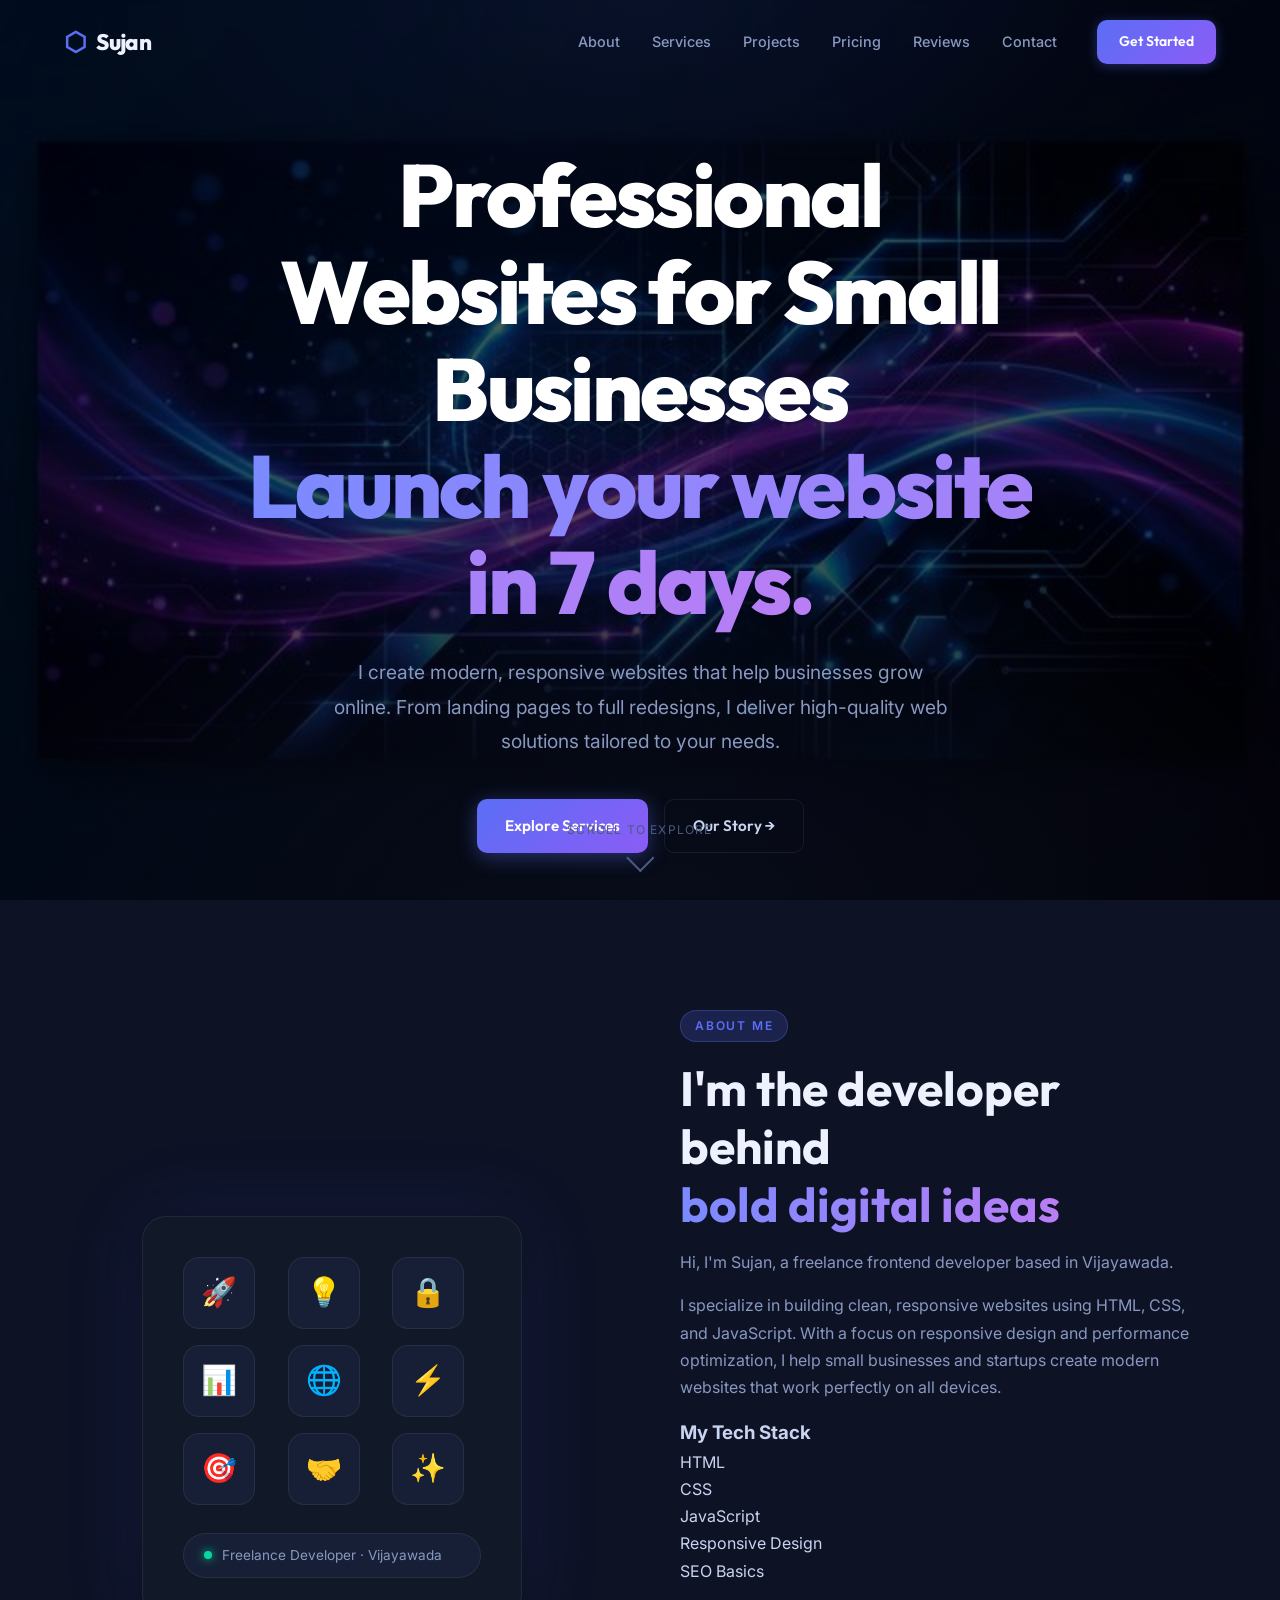
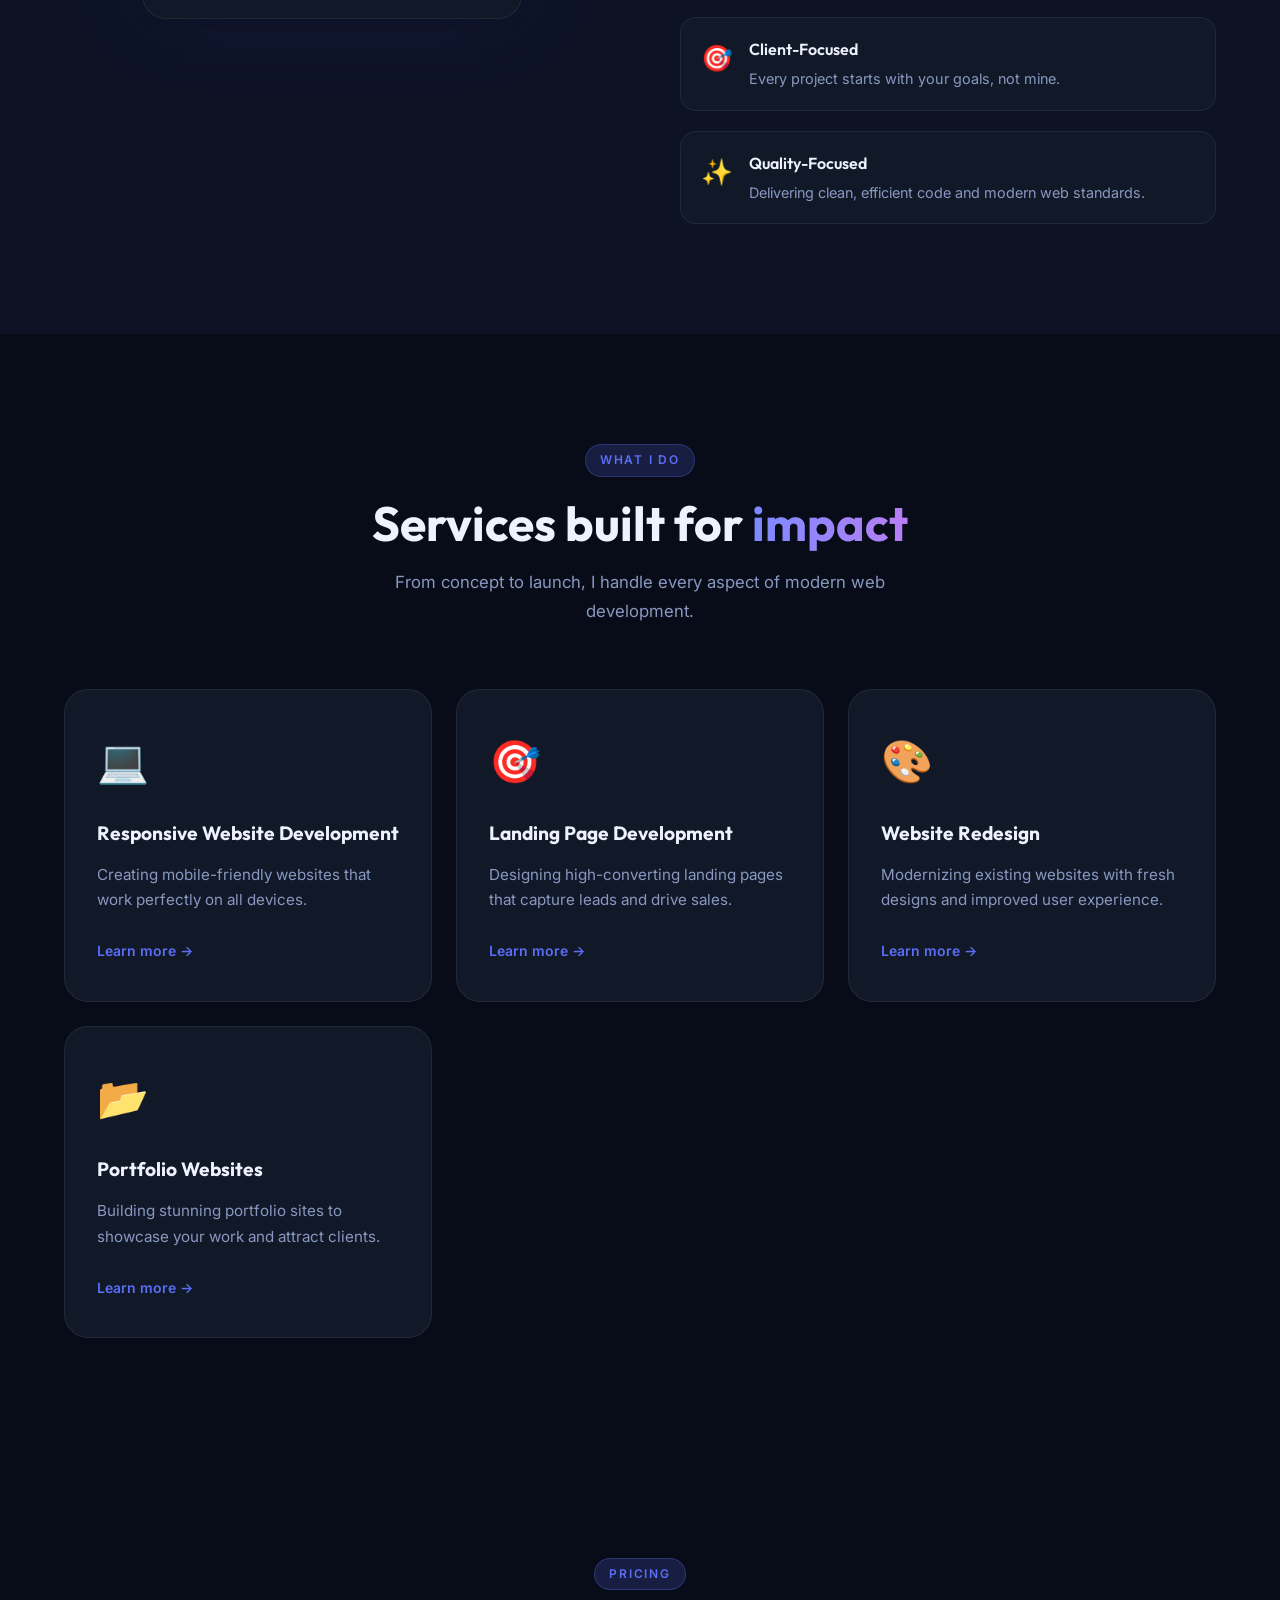
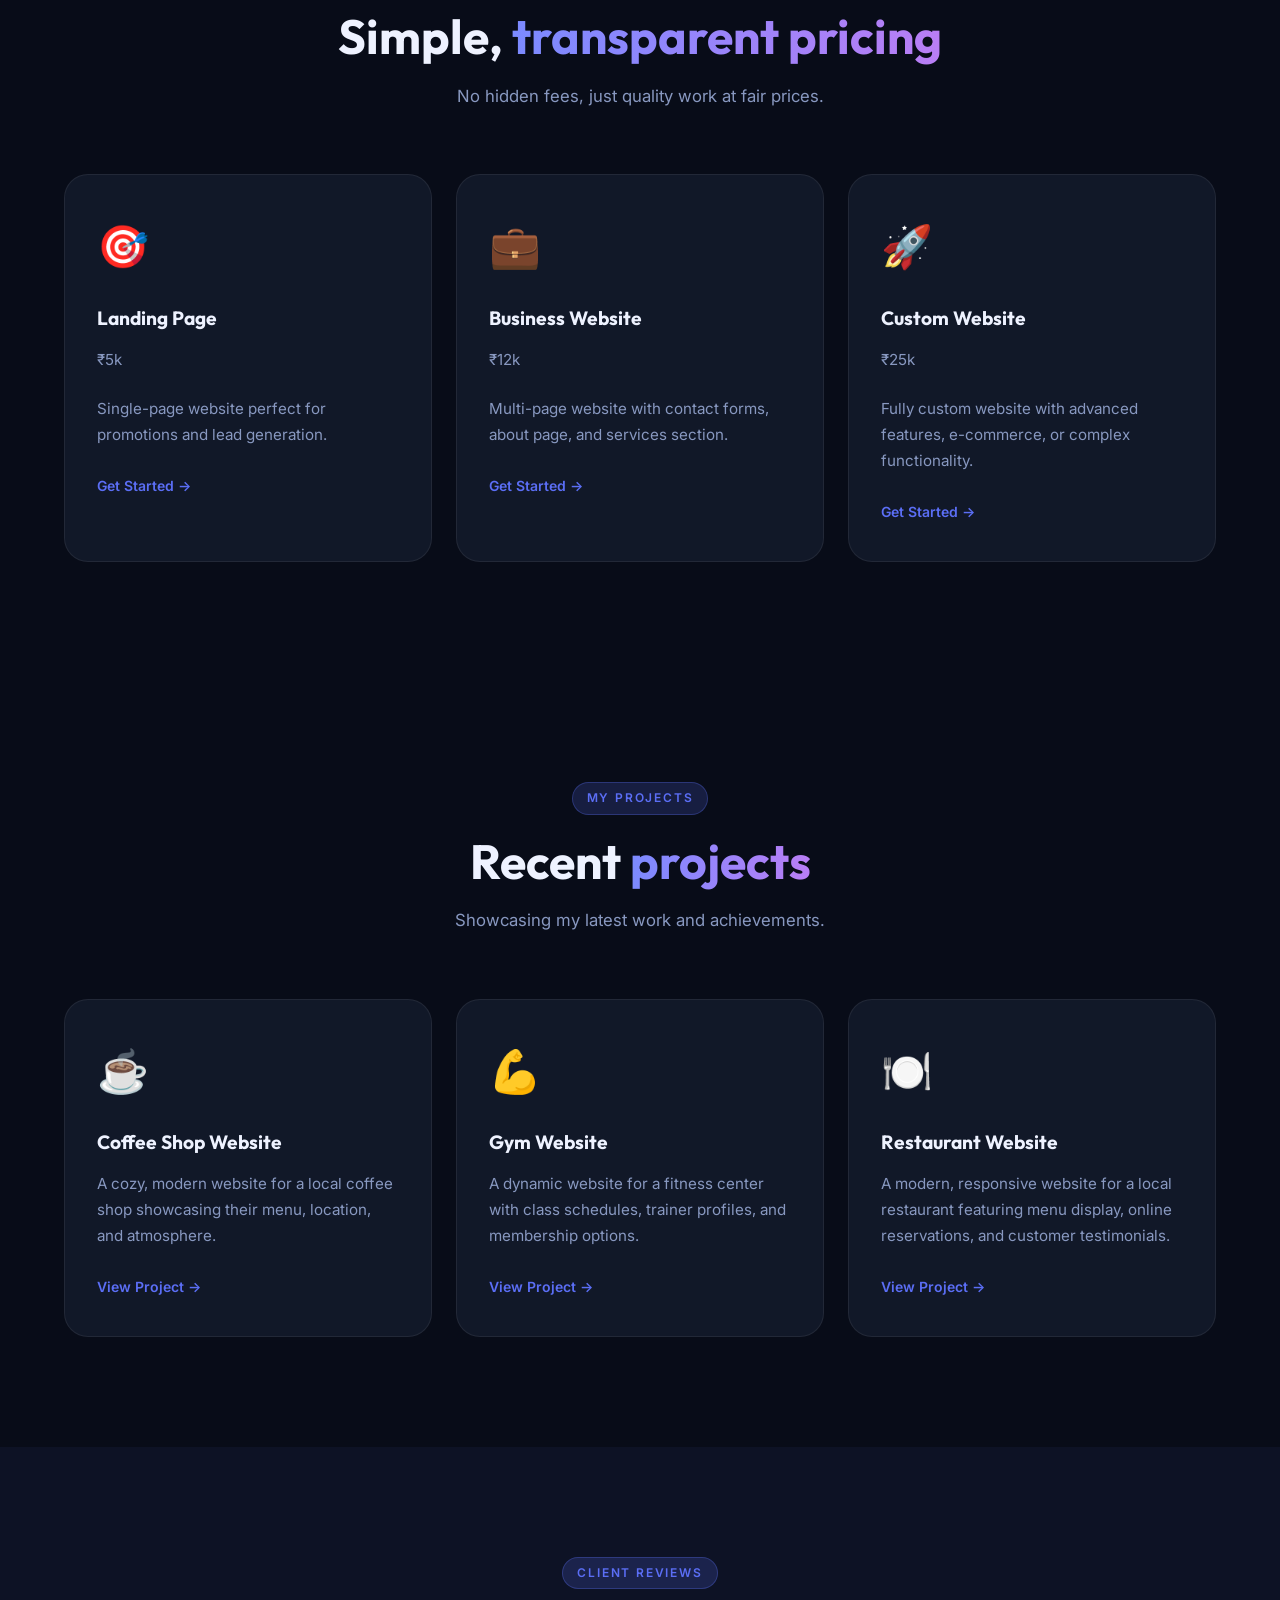
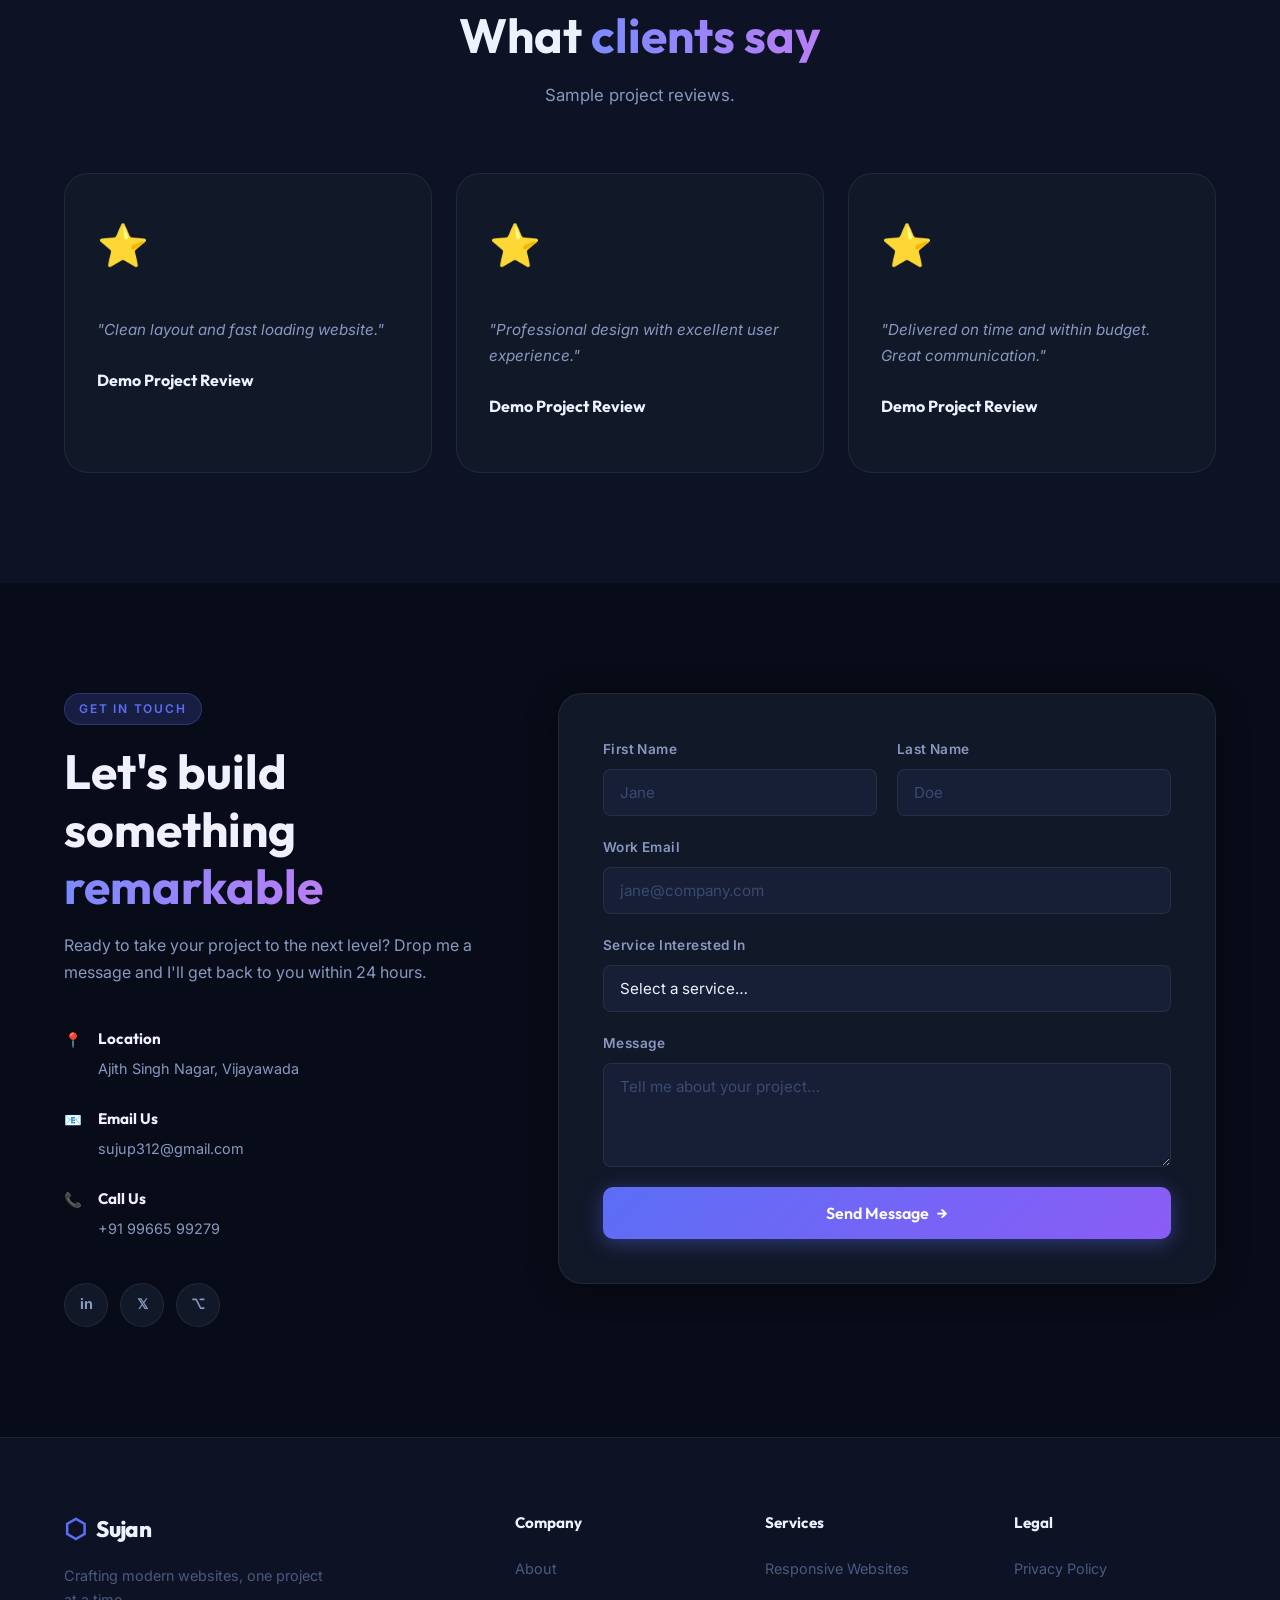
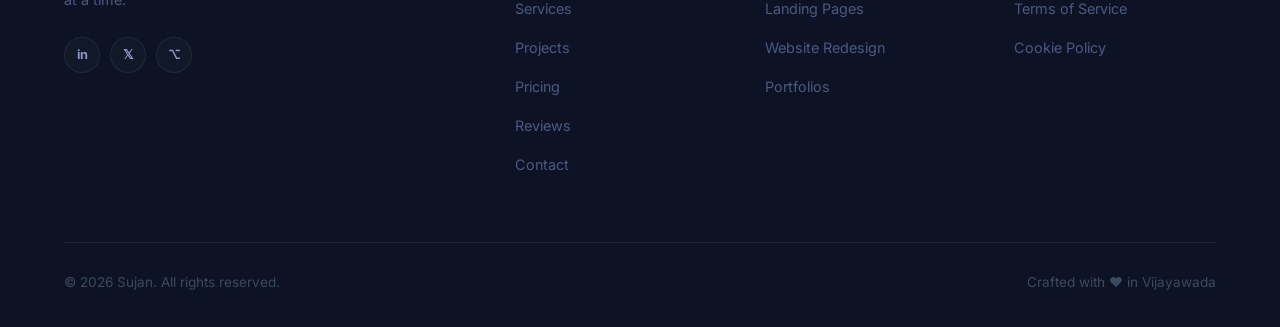
<file: index.html>
<!DOCTYPE html>
<html lang="en">
<head>
  <meta charset="UTF-8" />
  <meta name="viewport" content="width=device-width, initial-scale=1.0" />
  <meta name="description" content="Sujan – Freelance Web Developer specializing in responsive websites, landing pages, and redesigns." />
  <title>Sujan – Freelance Web Developer</title>
  <link rel="preconnect" href="https://fonts.googleapis.com" />
  <link rel="preconnect" href="https://fonts.gstatic.com" crossorigin />
  <link href="https://fonts.googleapis.com/css2?family=Outfit:wght@300;400;500;600;700;800&family=Inter:wght@300;400;500;600&display=swap" rel="stylesheet" />
  <link rel="stylesheet" href="style.css" />
</head>
<body>

  <!-- ===== NAVBAR ===== -->
  <nav class="navbar" id="navbar">
    <div class="nav-container">
      <a href="#home" class="nav-logo">
        <span class="logo-icon">⬡</span>
        <span>Sujan</span>
      </a>
      <ul class="nav-links" id="nav-links">
        <li><a href="#about" class="nav-link">About</a></li>
        <li><a href="#services" class="nav-link">Services</a></li>
        <li><a href="#projects" class="nav-link">Projects</a></li>
        <li><a href="#pricing" class="nav-link">Pricing</a></li>
        <li><a href="#testimonials" class="nav-link">Reviews</a></li>
        <li><a href="#contact" class="nav-link">Contact</a></li>
      </ul>
      <a href="#contact" class="btn btn-nav">Get Started</a>
      <button class="hamburger" id="hamburger" aria-label="Toggle menu">
        <span></span><span></span><span></span>
      </button>
    </div>
  </nav>

  <!-- ===== HERO ===== -->
  <section class="hero" id="home">
    <div class="hero-bg"></div>
    <div class="hero-overlay"></div>
    <div class="hero-content reveal">
      <h1 class="hero-title">
        Professional Websites for Small Businesses<br />
        <span class="gradient-text">Launch your website in 7 days.</span>
      </h1>
      <p class="hero-subtitle">
        I create modern, responsive websites that help businesses grow online. From landing pages to full redesigns, I deliver high-quality web solutions tailored to your needs.
      </p>
      <div class="hero-cta">
        <a href="#services" class="btn btn-primary">Explore Services</a>
        <a href="#about" class="btn btn-ghost">Our Story →</a>
      </div>
    </div>
    <div class="hero-scroll-hint">
      <span>Scroll to explore</span>
      <div class="scroll-arrow"></div>
    </div>
  </section>

  <!-- ===== ABOUT ===== -->
  <section class="about section" id="about">
    <div class="container">
      <div class="about-grid">
        <div class="about-visual reveal">
          <div class="about-card-wrap">
            <div class="about-glow-card">
              <div class="about-icon-grid">
                <div class="icon-tile" style="--d:0.0s">🚀</div>
                <div class="icon-tile" style="--d:0.1s">💡</div>
                <div class="icon-tile" style="--d:0.2s">🔒</div>
                <div class="icon-tile" style="--d:0.3s">📊</div>
                <div class="icon-tile" style="--d:0.4s">🌐</div>
                <div class="icon-tile" style="--d:0.5s">⚡</div>
                <div class="icon-tile" style="--d:0.6s">🎯</div>
                <div class="icon-tile" style="--d:0.7s">🤝</div>
                <div class="icon-tile" style="--d:0.8s">✨</div>
              </div>
              <div class="about-badge-float">
                <span class="badge-dot"></span> Freelance Developer · Vijayawada
              </div>
            </div>
          </div>
        </div>
        <div class="about-text reveal">
          <div class="section-tag">About Me</div>
          <h2 class="section-title">I'm the developer behind<br /><span class="gradient-text">bold digital ideas</span></h2>
          <p class="about-desc">
            Hi, I'm Sujan, a freelance frontend developer based in Vijayawada.
          </p>
          <p class="about-desc">
            I specialize in building clean, responsive websites using HTML, CSS, and JavaScript. With a focus on responsive design and performance optimization, I help small businesses and startups create modern websites that work perfectly on all devices.
          </p>
          <div class="tech-stack">
            <h3>My Tech Stack</h3>
            <ul>
              <li>HTML</li>
              <li>CSS</li>
              <li>JavaScript</li>
              <li>Responsive Design</li>
              <li>SEO Basics</li>
            </ul>
          </div>
          <div class="about-pillars">
            <div class="pillar">
              <span class="pillar-icon">🎯</span>
              <div>
                <strong>Client-Focused</strong>
                <p>Every project starts with your goals, not mine.</p>
              </div>
            </div>
            <div class="pillar">
              <span class="pillar-icon">✨</span>
              <div>
                <strong>Quality-Focused</strong>
                <p>Delivering clean, efficient code and modern web standards.</p>
              </div>
            </div>
          </div>
        </div>
      </div>
    </div>
  </section>

  <!-- ===== SERVICES ===== -->
  <section class="services section" id="services">
    <div class="container">
      <div class="section-header reveal">
        <div class="section-tag">What I Do</div>
        <h2 class="section-title">Services built for <span class="gradient-text">impact</span></h2>
        <p class="section-subtitle">From concept to launch, I handle every aspect of modern web development.</p>
      </div>
      <div class="services-grid">
        <div class="service-card reveal" style="--d:0s">
          <div class="service-icon">💻</div>
          <h3>Responsive Website Development</h3>
          <p>Creating mobile-friendly websites that work perfectly on all devices.</p>
          <a href="#contact" class="card-link">Learn more →</a>
        </div>
        <div class="service-card reveal" style="--d:0.1s">
          <div class="service-icon">🎯</div>
          <h3>Landing Page Development</h3>
          <p>Designing high-converting landing pages that capture leads and drive sales.</p>
          <a href="#contact" class="card-link">Learn more →</a>
        </div>
        <div class="service-card reveal" style="--d:0.2s">
          <div class="service-icon">🎨</div>
          <h3>Website Redesign</h3>
          <p>Modernizing existing websites with fresh designs and improved user experience.</p>
          <a href="#contact" class="card-link">Learn more →</a>
        </div>
        <div class="service-card reveal" style="--d:0.3s">
          <div class="service-icon">📂</div>
          <h3>Portfolio Websites</h3>
          <p>Building stunning portfolio sites to showcase your work and attract clients.</p>
          <a href="#contact" class="card-link">Learn more →</a>
        </div>
      </div>
    </div>
  </section>

  <!-- ===== PRICING ===== -->
  <section class="pricing section" id="pricing">
    <div class="container">
      <div class="section-header reveal">
        <div class="section-tag">Pricing</div>
        <h2 class="section-title">Simple, <span class="gradient-text">transparent pricing</span></h2>
        <p class="section-subtitle">No hidden fees, just quality work at fair prices.</p>
      </div>
      <div class="services-grid">
        <div class="service-card reveal" style="--d:0s">
          <div class="service-icon">🎯</div>
          <h3>Landing Page</h3>
          <p class="price">₹5k</p>
          <p>Single-page website perfect for promotions and lead generation.</p>
          <a href="#contact" class="card-link">Get Started →</a>
        </div>
        <div class="service-card reveal" style="--d:0.1s">
          <div class="service-icon">💼</div>
          <h3>Business Website</h3>
          <p class="price">₹12k</p>
          <p>Multi-page website with contact forms, about page, and services section.</p>
          <a href="#contact" class="card-link">Get Started →</a>
        </div>
        <div class="service-card reveal" style="--d:0.2s">
          <div class="service-icon">🚀</div>
          <h3>Custom Website</h3>
          <p class="price">₹25k</p>
          <p>Fully custom website with advanced features, e-commerce, or complex functionality.</p>
          <a href="#contact" class="card-link">Get Started →</a>
        </div>
      </div>
    </div>
  </section>

  <!-- ===== PROJECTS ===== -->
  <section class="projects section" id="projects">
    <div class="container">
      <div class="section-header reveal">
        <div class="section-tag">My Projects</div>
        <h2 class="section-title">Recent <span class="gradient-text">projects</span></h2>
        <p class="section-subtitle">Showcasing my latest work and achievements.</p>
      </div>
      <div class="services-grid">
        <div class="service-card reveal" style="--d:0s">
          <div class="service-icon">☕</div>
          <h3>Coffee Shop Website</h3>
          <p>A cozy, modern website for a local coffee shop showcasing their menu, location, and atmosphere.</p>
          <a href="coffee/" class="card-link">View Project →</a>
        </div>
        <div class="service-card reveal" style="--d:0.1s">
          <div class="service-icon">💪</div>
          <h3>Gym Website</h3>
          <p>A dynamic website for a fitness center with class schedules, trainer profiles, and membership options.</p>
          <a href="gym/" class="card-link">View Project →</a>
        </div>
        <div class="service-card reveal" style="--d:0.2s">
          <div class="service-icon">🍽️</div>
          <h3>Restaurant Website</h3>
          <p>A modern, responsive website for a local restaurant featuring menu display, online reservations, and customer testimonials.</p>
          <a href="restaurant/" class="card-link">View Project →</a>
        </div>
      </div>
    </div>
  </section>

  <!-- ===== TESTIMONIALS ===== -->
  <section class="testimonials section" id="testimonials">
    <div class="container">
      <div class="section-header reveal">
        <div class="section-tag">Client Reviews</div>
        <h2 class="section-title">What <span class="gradient-text">clients say</span></h2>
        <p class="section-subtitle">Sample project reviews.</p>
      </div>
      <div class="services-grid">
        <div class="service-card reveal" style="--d:0s">
          <div class="service-icon">⭐</div>
          <p class="testimonial-text">"Clean layout and fast loading website."</p>
          <div class="testimonial-author">
            <strong>Demo Project Review</strong>
          </div>
        </div>
        <div class="service-card reveal" style="--d:0.1s">
          <div class="service-icon">⭐</div>
          <p class="testimonial-text">"Professional design with excellent user experience."</p>
          <div class="testimonial-author">
            <strong>Demo Project Review</strong>
          </div>
        </div>
        <div class="service-card reveal" style="--d:0.2s">
          <div class="service-icon">⭐</div>
          <p class="testimonial-text">"Delivered on time and within budget. Great communication."</p>
          <div class="testimonial-author">
            <strong>Demo Project Review</strong>
          </div>
        </div>
      </div>
    </div>
  </section>

  <!-- ===== CONTACT ===== -->
  <section class="contact section" id="contact">
    <div class="container">
      <div class="contact-grid">
        <div class="contact-info reveal">
          <div class="section-tag">Get in Touch</div>
          <h2 class="section-title">Let's build something <span class="gradient-text">remarkable</span></h2>
          <p class="contact-desc">Ready to take your project to the next level? Drop me a message and I'll get back to you within 24 hours.</p>
          <div class="contact-details">
            <div class="contact-item">
              <span class="contact-icon">📍</span>
              <div>
                <strong>Location</strong>
                <span>Ajith Singh Nagar, Vijayawada</span>
              </div>
            </div>
            <div class="contact-item">
              <span class="contact-icon">📧</span>
              <div>
                <strong>Email Us</strong>
                <span>sujup312@gmail.com</span>
              </div>
            </div>
            <div class="contact-item">
              <span class="contact-icon">📞</span>
              <div>
                <strong>Call Us</strong>
                <span>+91 99665 99279</span>
              </div>
            </div>
          </div>
          <div class="contact-social">
            <a href="https://www.linkedin.com/in/sujanwebdev" class="social-btn" aria-label="LinkedIn" target="_blank" rel="noopener">in</a>
            <a href="#" class="social-btn" aria-label="Twitter">𝕏</a>
            <a href="https://github.com/sujuu312" class="social-btn" aria-label="GitHub" target="_blank" rel="noopener">⌥</a>
          </div>
        </div>

        <div class="contact-form-wrap reveal">
          <form class="contact-form" id="contact-form" action="https://formspree.io/f/xnjgbzkr" method="POST" novalidate>
            <div class="form-row">
              <div class="form-group">
                <label for="fname">First Name</label>
                <input type="text" id="fname" name="fname" placeholder="Jane" required />
              </div>
              <div class="form-group">
                <label for="lname">Last Name</label>
                <input type="text" id="lname" name="lname" placeholder="Doe" required />
              </div>
            </div>
            <div class="form-group">
              <label for="email">Work Email</label>
              <input type="email" id="email" name="email" placeholder="jane@company.com" required />
            </div>
            <div class="form-group">
              <label for="service">Service Interested In</label>
              <select id="service" name="service">
                <option value="" disabled selected>Select a service…</option>
                <option>Responsive Website Development</option>
                <option>Landing Page Development</option>
                <option>Website Redesign</option>
                <option>Portfolio Websites</option>
                <option>Other</option>
              </select>
            </div>
            <div class="form-group">
              <label for="message">Message</label>
              <textarea id="message" name="message" rows="4" placeholder="Tell me about your project…" required></textarea>
            </div>
            <button type="submit" class="btn btn-primary btn-full" id="submit-btn">
              <span class="btn-text">Send Message</span>
              <span class="btn-icon">→</span>
            </button>
            <div class="form-success" id="form-success">
              <span>✓</span> Message sent! I'll be in touch within 24 hours.
            </div>
          </form>
        </div>
      </div>
    </div>
  </section>

  <!-- ===== FOOTER ===== -->
  <footer class="footer">
    <div class="container">
      <div class="footer-grid">
        <div class="footer-brand">
          <a href="#home" class="nav-logo">
            <span class="logo-icon">⬡</span>
            <span>Sujan</span>
          </a>
          <p class="footer-tagline">Crafting modern websites, one project at a time.</p>
          <div class="footer-social">
            <a href="https://www.linkedin.com/in/sujanwebdev" class="social-btn sm" aria-label="LinkedIn" target="_blank" rel="noopener">in</a>
            <a href="#" class="social-btn sm" aria-label="Twitter">𝕏</a>
            <a href="https://github.com/sujuu312" class="social-btn sm" aria-label="GitHub" target="_blank" rel="noopener">⌥</a>
          </div>
        </div>
        <div class="footer-col">
          <h4>Company</h4>
          <ul>
            <li><a href="#about">About</a></li>
            <li><a href="#services">Services</a></li>
            <li><a href="#projects">Projects</a></li>
            <li><a href="#pricing">Pricing</a></li>
            <li><a href="#testimonials">Reviews</a></li>
            <li><a href="#contact">Contact</a></li>
          </ul>
        </div>
        <div class="footer-col">
          <h4>Services</h4>
          <ul>
            <li><a href="#services">Responsive Websites</a></li>
            <li><a href="#services">Landing Pages</a></li>
            <li><a href="#services">Website Redesign</a></li>
            <li><a href="#services">Portfolios</a></li>
          </ul>
        </div>
        <div class="footer-col">
          <h4>Legal</h4>
          <ul>
            <li><a href="#">Privacy Policy</a></li>
            <li><a href="#">Terms of Service</a></li>
            <li><a href="#">Cookie Policy</a></li>
          </ul>
        </div>
      </div>
      <div class="footer-bottom">
        <p>© 2026 Sujan. All rights reserved.</p>
        <p class="footer-made">Crafted with ♥ in Vijayawada</p>
      </div>
    </div>
  </footer>

  <script src="script.js"></script>
</body>
</html>
</file>
<file: style.css>
/* =========================================
   NEXORA BUSINESS WEBSITE – STYLESHEET
   ========================================= */

/* ------- GOOGLE FONTS (preconnected in HTML) ------- */

/* ------- CSS CUSTOM PROPERTIES ------- */
:root {
  /* Brand Colors */
  --color-bg:          #080c18;
  --color-bg-alt:      #0d1225;
  --color-surface:     #111828;
  --color-surface-2:   #161f35;
  --color-border:      rgba(255,255,255,0.07);

  --color-primary:     #5b6ef5;
  --color-primary-glow:#5b6ef530;
  --color-accent:      #8b5cf6;
  --color-accent-alt:  #06d6a0;

  --gradient-primary: linear-gradient(135deg, #5b6ef5 0%, #8b5cf6 100%);
  --gradient-text:    linear-gradient(90deg, #7b8aff, #b97ef5, #7b8aff);

  /* Typography */
  --font-heading: 'Outfit', sans-serif;
  --font-body:    'Inter', sans-serif;

  /* Spacing */
  --section-pad: 110px;
  --container-max: 1200px;

  /* Borders & Radius */
  --radius-sm:  8px;
  --radius-md:  16px;
  --radius-lg:  24px;

  /* Shadows */
  --shadow-card: 0 4px 32px rgba(0,0,0,0.35);
  --shadow-glow: 0 0 40px rgba(91,110,245,0.25);

  /* Transitions */
  --ease: cubic-bezier(0.22, 1, 0.36, 1);
  --transition: 0.4s var(--ease);
}

/* ------- RESET ------- */
*, *::before, *::after { box-sizing: border-box; margin: 0; padding: 0; }
html { scroll-behavior: smooth; }
body {
  font-family: var(--font-body);
  background: var(--color-bg);
  color: #c9d4f0;
  line-height: 1.7;
  overflow-x: hidden;
}
img { display: block; max-width: 100%; }
a { text-decoration: none; color: inherit; }
ul { list-style: none; }
button { cursor: pointer; font-family: inherit; border: none; background: none; }

/* ------- UTILITY ------- */
.container { max-width: var(--container-max); margin: 0 auto; padding: 0 24px; }
.section { padding: var(--section-pad) 0; }

.gradient-text {
  background: var(--gradient-text);
  background-size: 200%;
  -webkit-background-clip: text;
  -webkit-text-fill-color: transparent;
  background-clip: text;
  animation: shimmer 4s linear infinite;
}
@keyframes shimmer {
  0%   { background-position: 0% 50%; }
  100% { background-position: 200% 50%; }
}

.section-tag {
  display: inline-block;
  font-size: 0.75rem;
  font-weight: 600;
  letter-spacing: 0.15em;
  text-transform: uppercase;
  color: var(--color-primary);
  background: var(--color-primary-glow);
  border: 1px solid rgba(91,110,245,0.3);
  padding: 5px 14px;
  border-radius: 50px;
  margin-bottom: 18px;
}

.section-header { text-align: center; margin-bottom: 64px; }

.section-title {
  font-family: var(--font-heading);
  font-size: clamp(2rem, 4vw, 3rem);
  font-weight: 700;
  color: #eef2ff;
  line-height: 1.2;
  margin-bottom: 16px;
}

.section-subtitle {
  font-size: 1.05rem;
  color: #8898c0;
  max-width: 560px;
  margin: 0 auto;
}

/* ------- REVEAL ANIMATION ------- */
.reveal {
  opacity: 0;
  transform: translateY(36px);
  transition: opacity 0.7s var(--ease), transform 0.7s var(--ease);
  transition-delay: var(--d, 0s);
}
.reveal.visible {
  opacity: 1;
  transform: translateY(0);
}

/* ------- BUTTONS ------- */
.btn {
  display: inline-flex;
  align-items: center;
  gap: 8px;
  font-family: var(--font-heading);
  font-size: 0.95rem;
  font-weight: 600;
  padding: 13px 28px;
  border-radius: 10px;
  transition: var(--transition);
  position: relative;
  overflow: hidden;
}
.btn::before {
  content: '';
  position: absolute;
  inset: 0;
  background: rgba(255,255,255,0.08);
  opacity: 0;
  transition: opacity 0.3s;
}
.btn:hover::before { opacity: 1; }

.btn-primary {
  background: var(--gradient-primary);
  color: #fff;
  box-shadow: 0 4px 20px rgba(91,110,245,0.4);
}
.btn-primary:hover {
  transform: translateY(-2px);
  box-shadow: 0 8px 32px rgba(91,110,245,0.55);
}

.btn-ghost {
  background: transparent;
  color: #c9d4f0;
  border: 1px solid var(--color-border);
}
.btn-ghost:hover {
  border-color: rgba(91,110,245,0.5);
  color: #fff;
  transform: translateY(-2px);
}

.btn-nav {
  background: var(--gradient-primary);
  color: #fff;
  padding: 10px 22px;
  font-size: 0.875rem;
  box-shadow: 0 2px 12px rgba(91,110,245,0.35);
}
.btn-nav:hover { transform: translateY(-2px); }

.btn-full { width: 100%; justify-content: center; padding: 16px; font-size: 1rem; }

/* ------- NAVBAR ------- */
.navbar {
  position: fixed;
  top: 0; left: 0; right: 0;
  z-index: 1000;
  padding: 20px 0;
  transition: var(--transition);
}
.navbar.scrolled {
  background: rgba(8, 12, 24, 0.85);
  backdrop-filter: blur(20px);
  -webkit-backdrop-filter: blur(20px);
  border-bottom: 1px solid var(--color-border);
  padding: 12px 0;
  box-shadow: 0 4px 32px rgba(0,0,0,0.4);
}
.nav-container {
  max-width: var(--container-max);
  margin: 0 auto;
  padding: 0 24px;
  display: flex;
  align-items: center;
  gap: 40px;
}
.nav-logo {
  display: flex;
  align-items: center;
  gap: 10px;
  font-family: var(--font-heading);
  font-size: 1.4rem;
  font-weight: 800;
  color: #eef2ff;
  letter-spacing: -0.03em;
}
.logo-icon {
  color: var(--color-primary);
  font-size: 1.6rem;
  line-height: 1;
}
.nav-links {
  display: flex;
  gap: 32px;
  margin-left: auto;
}
.nav-link {
  font-size: 0.9rem;
  font-weight: 500;
  color: #8898c0;
  position: relative;
  transition: color 0.3s;
}
.nav-link::after {
  content: '';
  position: absolute;
  bottom: -3px; left: 0;
  width: 0; height: 2px;
  background: var(--gradient-primary);
  border-radius: 2px;
  transition: width 0.3s var(--ease);
}
.nav-link:hover { color: #eef2ff; }
.nav-link:hover::after { width: 100%; }

.hamburger {
  display: none;
  flex-direction: column;
  gap: 5px;
  padding: 4px;
  margin-left: auto;
}
.hamburger span {
  display: block;
  width: 24px; height: 2px;
  background: #c9d4f0;
  border-radius: 2px;
  transition: var(--transition);
}
.hamburger.open span:nth-child(1) { transform: translateY(7px) rotate(45deg); }
.hamburger.open span:nth-child(2) { opacity: 0; }
.hamburger.open span:nth-child(3) { transform: translateY(-7px) rotate(-45deg); }

/* ------- HERO ------- */
.hero {
  position: relative;
  min-height: 100vh;
  display: flex;
  flex-direction: column;
  align-items: center;
  justify-content: center;
  padding: 100px 24px 0;
  overflow: hidden;
  text-align: center;
}
.hero-bg {
  position: absolute;
  inset: 0;
  background: url('hero-bg.png') center/cover no-repeat;
  filter: brightness(0.35) saturate(1.2);
  z-index: 0;
}
.hero-overlay {
  position: absolute;
  inset: 0;
  background: radial-gradient(ellipse 80% 60% at 50% 100%, rgba(8,12,24,1) 0%, transparent 70%),
              radial-gradient(ellipse 60% 40% at 50% 0%, rgba(91,110,245,0.08) 0%, transparent 70%);
  z-index: 1;
}
.hero-content {
  position: relative;
  z-index: 2;
  max-width: 820px;
}
.hero-badge {
  display: inline-block;
  font-size: 0.8rem;
  font-weight: 600;
  letter-spacing: 0.05em;
  color: var(--color-accent-alt);
  background: rgba(6,214,160,0.1);
  border: 1px solid rgba(6,214,160,0.25);
  padding: 6px 18px;
  border-radius: 50px;
  margin-bottom: 28px;
}
.hero-title {
  font-family: var(--font-heading);
  font-size: clamp(3rem, 7vw, 5.5rem);
  font-weight: 800;
  line-height: 1.1;
  letter-spacing: -0.03em;
  color: #ffffff;
  margin-bottom: 24px;
}
.hero-subtitle {
  font-size: clamp(1rem, 2vw, 1.2rem);
  color: #8898c0;
  max-width: 620px;
  margin: 0 auto 40px;
  line-height: 1.8;
}
.hero-cta {
  display: flex;
  gap: 16px;
  justify-content: center;
  flex-wrap: wrap;
}

/* Hero Stats */
.hero-stats {
  position: relative;
  z-index: 2;
  display: flex;
  align-items: center;
  gap: 0;
  background: rgba(17,24,40,0.7);
  backdrop-filter: blur(20px);
  border: 1px solid var(--color-border);
  border-radius: var(--radius-lg);
  padding: 28px 48px;
  margin-top: 80px;
  flex-wrap: wrap;
  justify-content: center;
  box-shadow: var(--shadow-card), var(--shadow-glow);
}
.stat {
  display: flex;
  flex-direction: column;
  align-items: center;
  padding: 0 40px;
  gap: 4px;
}
.stat-number {
  font-family: var(--font-heading);
  font-size: 2.4rem;
  font-weight: 800;
  color: #eef2ff;
  letter-spacing: -0.03em;
  line-height: 1;
}
.stat-plus {
  font-size: 1.4rem;
  color: var(--color-primary);
}
.stat-label {
  font-size: 0.8rem;
  color: #8898c0;
  text-transform: uppercase;
  letter-spacing: 0.08em;
  font-weight: 500;
}
.stat-divider {
  width: 1px;
  height: 48px;
  background: var(--color-border);
}

/* Hero Scroll Hint */
.hero-scroll-hint {
  position: absolute;
  bottom: 32px;
  left: 50%;
  transform: translateX(-50%);
  z-index: 2;
  display: flex;
  flex-direction: column;
  align-items: center;
  gap: 8px;
  font-size: 0.75rem;
  color: #4a5a80;
  letter-spacing: 0.1em;
  text-transform: uppercase;
}
.scroll-arrow {
  width: 20px; height: 20px;
  border-right: 2px solid #4a5a80;
  border-bottom: 2px solid #4a5a80;
  transform: rotate(45deg);
  animation: bounce 2s infinite;
}
@keyframes bounce {
  0%, 100% { transform: rotate(45deg) translateY(0); }
  50%       { transform: rotate(45deg) translateY(5px); }
}

/* ------- ABOUT ------- */
.about { background: var(--color-bg-alt); }
.about-grid {
  display: grid;
  grid-template-columns: 1fr 1fr;
  gap: 80px;
  align-items: center;
}
.about-card-wrap {
  display: flex;
  justify-content: center;
}
.about-glow-card {
  position: relative;
  background: var(--color-surface);
  border: 1px solid var(--color-border);
  border-radius: var(--radius-lg);
  padding: 40px;
  box-shadow: var(--shadow-card), 0 0 80px rgba(91,110,245,0.15);
  max-width: 380px;
  width: 100%;
}
.about-icon-grid {
  display: grid;
  grid-template-columns: repeat(3, 1fr);
  gap: 16px;
  margin-bottom: 28px;
}
.icon-tile {
  display: flex;
  align-items: center;
  justify-content: center;
  width: 72px; height: 72px;
  background: var(--color-surface-2);
  border: 1px solid var(--color-border);
  border-radius: var(--radius-md);
  font-size: 1.8rem;
  animation: float-tile 4s ease-in-out infinite;
  animation-delay: var(--d, 0s);
}
@keyframes float-tile {
  0%, 100% { transform: translateY(0); }
  50%       { transform: translateY(-6px); }
}
.about-badge-float {
  display: flex;
  align-items: center;
  gap: 10px;
  font-size: 0.85rem;
  color: #8898c0;
  background: var(--color-surface-2);
  border: 1px solid var(--color-border);
  border-radius: 50px;
  padding: 10px 20px;
}
.badge-dot {
  width: 8px; height: 8px;
  border-radius: 50%;
  background: var(--color-accent-alt);
  box-shadow: 0 0 10px var(--color-accent-alt);
  animation: pulse-dot 2s infinite;
}
@keyframes pulse-dot {
  0%, 100% { opacity: 1; }
  50%       { opacity: 0.4; }
}

.about-desc { color: #8898c0; margin-bottom: 16px; }
.about-pillars { display: flex; flex-direction: column; gap: 20px; margin-top: 32px; }
.pillar {
  display: flex;
  gap: 16px;
  align-items: flex-start;
  background: var(--color-surface);
  border: 1px solid var(--color-border);
  border-radius: var(--radius-md);
  padding: 18px 20px;
  transition: border-color 0.3s, box-shadow 0.3s;
}
.pillar:hover {
  border-color: rgba(91,110,245,0.35);
  box-shadow: 0 0 20px rgba(91,110,245,0.1);
}
.pillar-icon { font-size: 1.6rem; flex-shrink: 0; }
.pillar strong { display: block; color: #eef2ff; margin-bottom: 4px; font-family: var(--font-heading); font-weight: 600; }
.pillar p { font-size: 0.9rem; color: #8898c0; margin: 0; }

/* ------- SERVICES ------- */
.services { background: var(--color-bg); }
.services-grid {
  display: grid;
  grid-template-columns: repeat(3, 1fr);
  gap: 24px;
}
.service-card {
  background: var(--color-surface);
  border: 1px solid var(--color-border);
  border-radius: var(--radius-lg);
  padding: 36px 32px;
  transition: transform 0.4s var(--ease), border-color 0.4s, box-shadow 0.4s;
  position: relative;
  overflow: hidden;
}
.service-card::before {
  content: '';
  position: absolute;
  top: 0; left: 0;
  width: 100%; height: 3px;
  background: var(--gradient-primary);
  transform: scaleX(0);
  transform-origin: left;
  transition: transform 0.4s var(--ease);
}
.service-card:hover {
  transform: translateY(-8px);
  border-color: rgba(91,110,245,0.35);
  box-shadow: var(--shadow-card), 0 16px 48px rgba(91,110,245,0.15);
}
.service-card:hover::before { transform: scaleX(1); }
.service-icon {
  font-size: 2.6rem;
  margin-bottom: 20px;
  display: block;
}
.service-card h3 {
  font-family: var(--font-heading);
  font-size: 1.2rem;
  font-weight: 700;
  color: #eef2ff;
  margin-bottom: 12px;
}
.service-card p { font-size: 0.95rem; color: #8898c0; line-height: 1.7; margin-bottom: 24px; }
.card-link {
  font-size: 0.875rem;
  font-weight: 600;
  color: var(--color-primary);
  transition: gap 0.3s;
  display: inline-flex;
  align-items: center;
  gap: 4px;
}
.card-link:hover { gap: 8px; }

/* ------- TESTIMONIALS ------- */
.testimonials { background: var(--color-bg-alt); }
.testimonial-slider { position: relative; overflow: hidden; }
.testimonial-track {
  display: flex;
  transition: transform 0.6s var(--ease);
}
.testimonial-slide {
  min-width: 100%;
  padding: 8px 16px;
}
.testimonial-card {
  background: var(--color-surface);
  border: 1px solid var(--color-border);
  border-radius: var(--radius-lg);
  padding: 48px;
  max-width: 780px;
  margin: 0 auto;
  box-shadow: var(--shadow-card);
  position: relative;
}
.quote-icon {
  font-size: 5rem;
  line-height: 1;
  color: var(--color-primary);
  opacity: 0.25;
  font-family: serif;
  position: absolute;
  top: 20px; left: 36px;
}
.testimonial-text {
  font-size: 1.1rem;
  color: #c9d4f0;
  line-height: 1.85;
  margin-bottom: 32px;
  font-style: italic;
  padding-top: 16px;
}
.testimonial-author {
  display: flex;
  align-items: center;
  gap: 16px;
  margin-bottom: 16px;
}
.author-avatar {
  width: 52px; height: 52px;
  border-radius: 50%;
  display: flex;
  align-items: center;
  justify-content: center;
  font-weight: 700;
  font-size: 0.95rem;
  color: #fff;
  flex-shrink: 0;
}
.testimonial-author strong { display: block; color: #eef2ff; font-family: var(--font-heading); font-size: 1rem; }
.testimonial-author span  { font-size: 0.85rem; color: #8898c0; }
.stars { color: #f59e0b; font-size: 1.1rem; letter-spacing: 2px; }

.slider-controls {
  display: flex;
  align-items: center;
  justify-content: center;
  gap: 20px;
  margin-top: 32px;
}
.slider-btn {
  width: 44px; height: 44px;
  border-radius: 50%;
  background: var(--color-surface);
  border: 1px solid var(--color-border);
  color: #c9d4f0;
  font-size: 1.4rem;
  display: flex; align-items: center; justify-content: center;
  transition: var(--transition);
}
.slider-btn:hover {
  background: var(--color-primary);
  border-color: var(--color-primary);
  color: #fff;
  transform: scale(1.05);
}
.slider-dots { display: flex; gap: 8px; }
.dot {
  width: 9px; height: 9px;
  border-radius: 50%;
  background: var(--color-border);
  border: 1px solid rgba(255,255,255,0.15);
  transition: var(--transition);
}
.dot.active, .dot:hover {
  background: var(--color-primary);
  border-color: var(--color-primary);
  transform: scale(1.2);
}

/* Client Logos */
.client-logos { text-align: center; margin-top: 72px; }
.logos-label { font-size: 0.8rem; color: #4a5a80; text-transform: uppercase; letter-spacing: 0.1em; margin-bottom: 24px; }
.logos-row {
  display: flex;
  align-items: center;
  justify-content: center;
  gap: 12px;
  flex-wrap: wrap;
}
.logo-item {
  padding: 12px 28px;
  background: var(--color-surface);
  border: 1px solid var(--color-border);
  border-radius: var(--radius-sm);
  font-family: var(--font-heading);
  font-weight: 700;
  font-size: 0.9rem;
  color: #4a5a80;
  letter-spacing: 0.05em;
  transition: color 0.3s, border-color 0.3s;
}
.logo-item:hover { color: #eef2ff; border-color: rgba(91,110,245,0.35); }

/* ------- CONTACT ------- */
.contact { background: var(--color-bg); }
.contact-grid {
  display: grid;
  grid-template-columns: 1fr 1.2fr;
  gap: 80px;
  align-items: start;
}
.contact-desc { color: #8898c0; margin-bottom: 40px; }
.contact-details { display: flex; flex-direction: column; gap: 24px; margin-bottom: 40px; }
.contact-item {
  display: flex;
  gap: 16px;
  align-items: flex-start;
}
.contact-icon { font-size: 1.4rem; flex-shrink: 0; margin-top: 2px; }
.contact-item strong { display: block; color: #eef2ff; font-family: var(--font-heading); font-size: 0.95rem; margin-bottom: 3px; }
.contact-item span { font-size: 0.9rem; color: #8898c0; }
.contact-social { display: flex; gap: 12px; }
.social-btn {
  display: flex; align-items: center; justify-content: center;
  width: 44px; height: 44px;
  border-radius: 50%;
  background: var(--color-surface);
  border: 1px solid var(--color-border);
  color: #8898c0;
  font-weight: 700;
  font-size: 0.9rem;
  transition: var(--transition);
}
.social-btn:hover {
  background: var(--gradient-primary);
  border-color: transparent;
  color: #fff;
  transform: translateY(-3px);
  box-shadow: 0 6px 20px rgba(91,110,245,0.4);
}
.social-btn.sm { width: 36px; height: 36px; font-size: 0.8rem; }

/* Contact Form */
.contact-form-wrap {
  background: var(--color-surface);
  border: 1px solid var(--color-border);
  border-radius: var(--radius-lg);
  padding: 44px;
  box-shadow: var(--shadow-card);
}
.contact-form { display: flex; flex-direction: column; gap: 20px; }
.form-row { display: grid; grid-template-columns: 1fr 1fr; gap: 20px; }
.form-group { display: flex; flex-direction: column; gap: 8px; }
.form-group label { font-size: 0.85rem; font-weight: 600; color: #8898c0; letter-spacing: 0.03em; }
.form-group input,
.form-group select,
.form-group textarea {
  background: var(--color-surface-2);
  border: 1px solid var(--color-border);
  border-radius: var(--radius-sm);
  padding: 13px 16px;
  color: #eef2ff;
  font-family: var(--font-body);
  font-size: 0.95rem;
  transition: border-color 0.3s, box-shadow 0.3s;
  outline: none;
  resize: vertical;
}
.form-group select { appearance: none; cursor: pointer; }
.form-group input::placeholder,
.form-group textarea::placeholder { color: #3a4a70; }
.form-group input:focus,
.form-group select:focus,
.form-group textarea:focus {
  border-color: var(--color-primary);
  box-shadow: 0 0 0 3px rgba(91,110,245,0.15);
}
.form-success {
  display: none;
  background: rgba(6,214,160,0.1);
  border: 1px solid rgba(6,214,160,0.3);
  border-radius: var(--radius-sm);
  padding: 14px 18px;
  color: var(--color-accent-alt);
  font-size: 0.9rem;
  font-weight: 500;
  text-align: center;
}
.form-success.show { display: block; animation: fadeIn 0.5s var(--ease); }
@keyframes fadeIn { from { opacity: 0; transform: translateY(8px); } to { opacity: 1; transform: none; } }

/* ------- FOOTER ------- */
.footer {
  background: var(--color-bg-alt);
  border-top: 1px solid var(--color-border);
  padding: 72px 0 32px;
}
.footer-grid {
  display: grid;
  grid-template-columns: 2fr 1fr 1fr 1fr;
  gap: 48px;
  margin-bottom: 64px;
}
.footer-tagline { font-size: 0.9rem; color: #4a5a80; margin: 16px 0 24px; line-height: 1.7; max-width: 260px; }
.footer-social { display: flex; gap: 10px; }
.footer-col h4 {
  font-family: var(--font-heading);
  font-size: 0.95rem;
  font-weight: 700;
  color: #eef2ff;
  margin-bottom: 20px;
}
.footer-col ul { display: flex; flex-direction: column; gap: 12px; }
.footer-col ul li a { font-size: 0.9rem; color: #4a5a80; transition: color 0.3s; }
.footer-col ul li a:hover { color: var(--color-primary); }
.footer-bottom {
  display: flex;
  justify-content: space-between;
  align-items: center;
  border-top: 1px solid var(--color-border);
  padding-top: 28px;
  font-size: 0.85rem;
  color: #3a4a60;
  flex-wrap: wrap;
  gap: 12px;
}

/* ------- RESPONSIVE ------- */
@media (max-width: 1024px) {
  .about-grid { grid-template-columns: 1fr; gap: 48px; }
  .about-visual { order: -1; }
  .services-grid { grid-template-columns: repeat(2, 1fr); }
  .footer-grid { grid-template-columns: 1fr 1fr; }
}

@media (max-width: 768px) {
  :root { --section-pad: 72px; }

  .nav-links {
    position: fixed;
    top: 0; left: 0;
    width: 100%; height: 100vh;
    background: var(--color-bg);
    flex-direction: column;
    align-items: center;
    justify-content: center;
    gap: 40px;
    display: flex;
    transform: translateX(-120%);
    transition: transform 0.4s var(--ease);
    z-index: 999;
  }
  .nav-links.open { transform: translateX(0); }
  .nav-link { font-size: 1.4rem; }
  .btn-nav { display: none; }
  .hamburger { display: flex; z-index: 1001; }

  .hero-stats { padding: 20px 24px; gap: 16px; }
  .stat { padding: 0 16px; }
  .stat-number { font-size: 1.8rem; }
  .stat-divider { height: 32px; }

  .services-grid { grid-template-columns: 1fr; }

  .contact-grid { grid-template-columns: 1fr; gap: 48px; }

  .form-row { grid-template-columns: 1fr; }

  .footer-grid { grid-template-columns: 1fr; gap: 36px; }
  .footer-bottom { flex-direction: column; text-align: center; }

  .testimonial-card { padding: 32px 24px; }
}

@media (max-width: 480px) {
  .hero-title { font-size: 2.5rem; }
  .hero-cta { flex-direction: column; align-items: center; }
  .hero-stats { flex-direction: column; }
  .stat-divider { width: 80%; height: 1px; }
}
</file>
